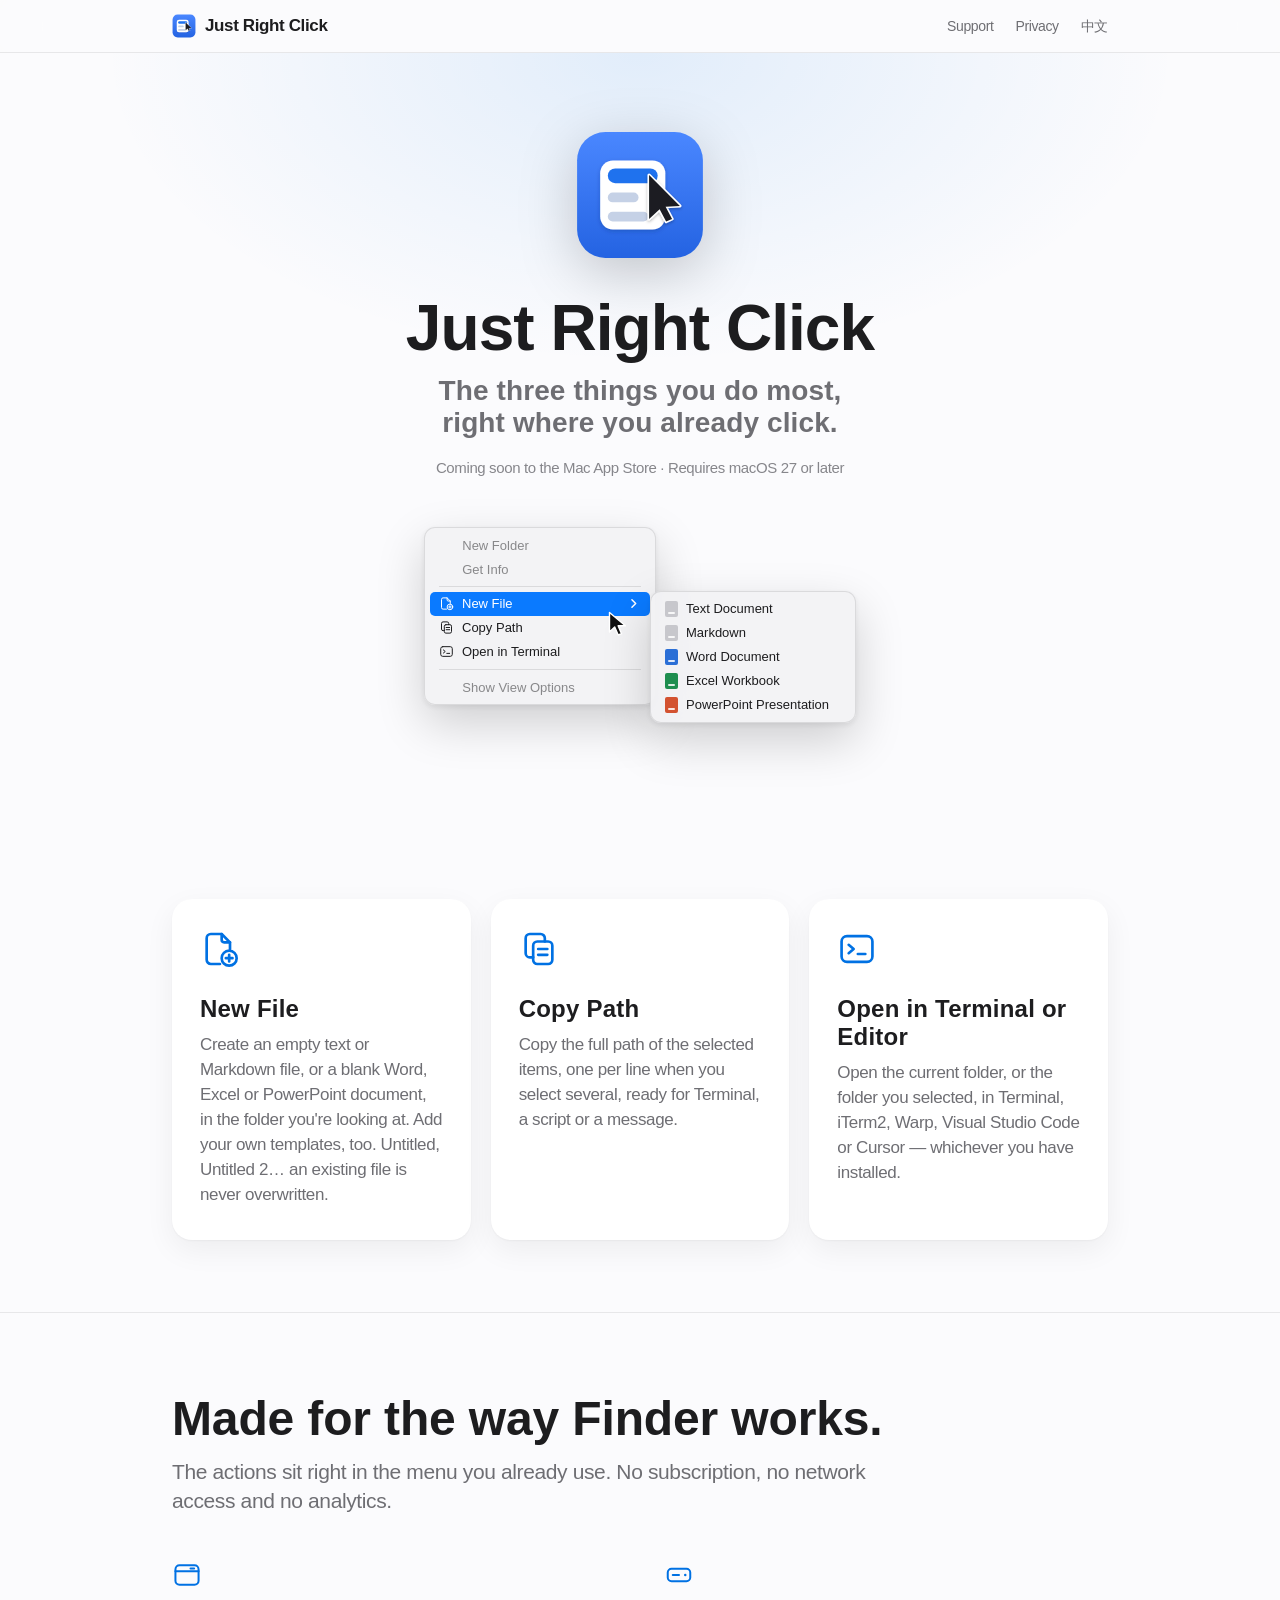
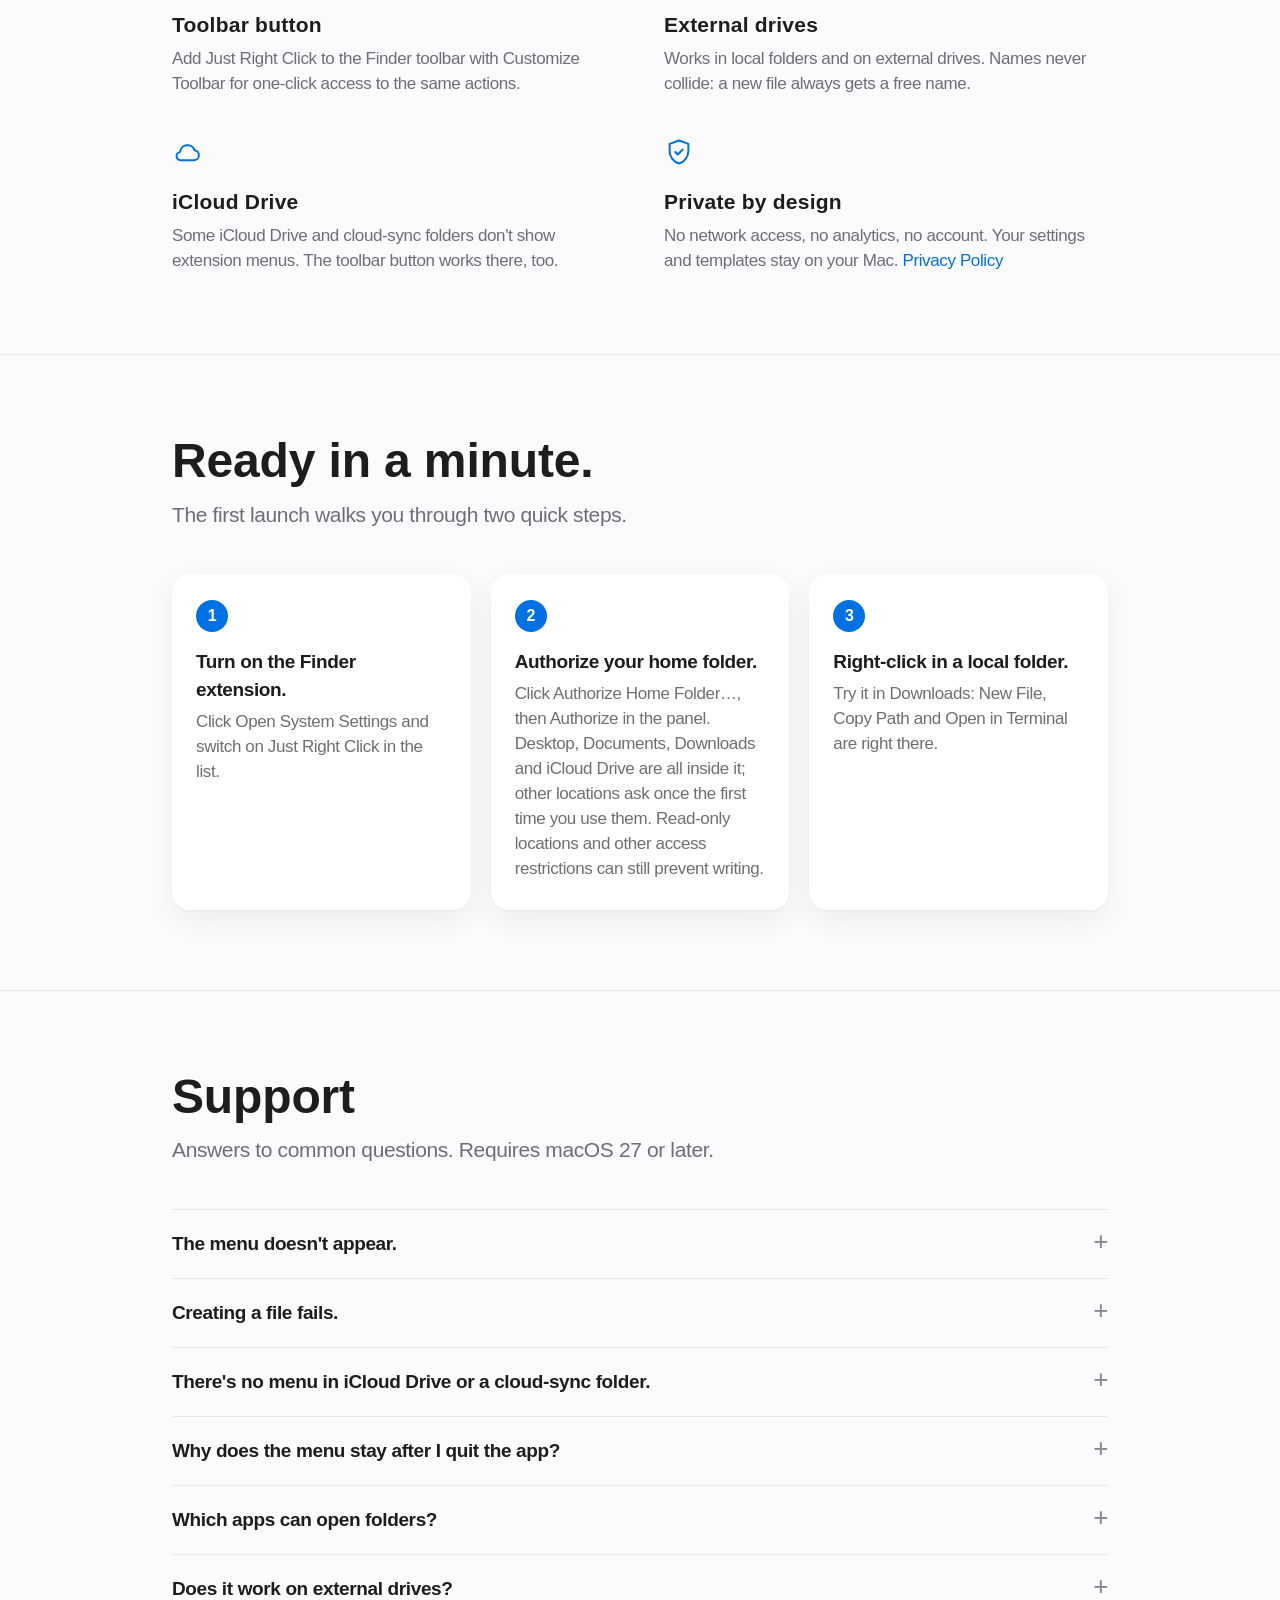
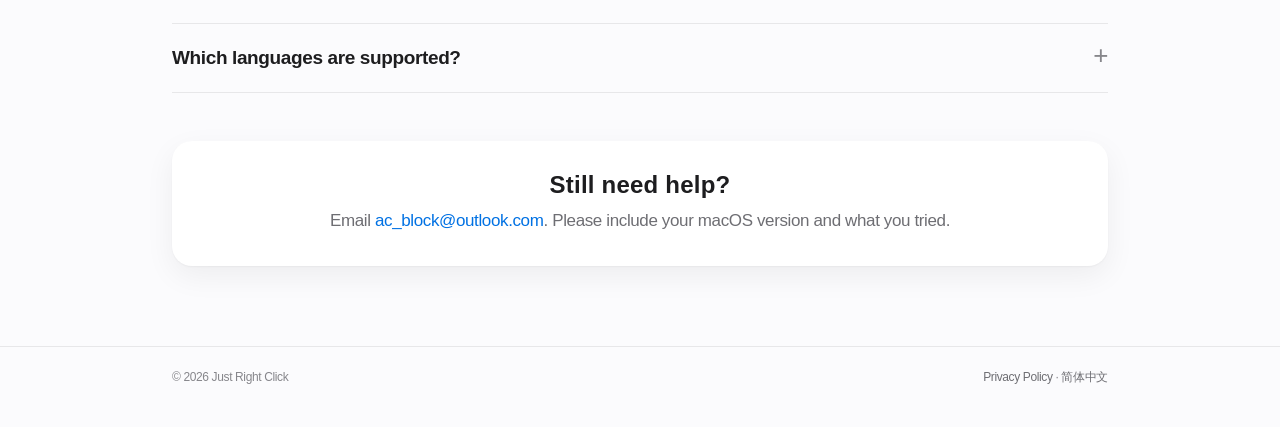
<file: index.html>
<!doctype html>
<html lang="en">
<head>
<meta charset="utf-8">
<meta name="viewport" content="width=device-width, initial-scale=1">
<meta name="color-scheme" content="light dark">
<title>Just Right Click — New File, Copy Path, Terminal</title>
<meta name="description" content="Create new files, copy paths and open folders in Terminal or your code editor, right from the Finder right-click menu.">
<link rel="icon" href="icon.svg" type="image/svg+xml">
<link rel="alternate" hreflang="zh-Hans" href="zh.html">
<link rel="stylesheet" href="style.css">
</head>
<body>
<svg class="sprite" xmlns="http://www.w3.org/2000/svg">
  <symbol id="i-newfile" viewBox="0 0 24 24" fill="none" stroke="currentColor" stroke-width="1.6" stroke-linecap="round" stroke-linejoin="round"><path d="M12 21H6.5A2.5 2.5 0 0 1 4 18.5v-13A2.5 2.5 0 0 1 6.5 3H13l5 5v4"/><path d="M13 3v3.5A1.5 1.5 0 0 0 14.5 8H18"/><circle cx="17.5" cy="17.5" r="4.5"/><path d="M17.5 15.5v4M15.5 17.5h4"/></symbol>
  <symbol id="i-copy" viewBox="0 0 24 24" fill="none" stroke="currentColor" stroke-width="1.6" stroke-linecap="round" stroke-linejoin="round"><rect x="8.5" y="7.5" width="11.5" height="13.5" rx="2.5"/><path d="M15.5 7.5V5.5A2.5 2.5 0 0 0 13 3H6.5A2.5 2.5 0 0 0 4 5.5v9A2.5 2.5 0 0 0 6.5 17h2"/><path d="M11.5 12h5.5M11.5 15.5h5.5"/></symbol>
  <symbol id="i-terminal" viewBox="0 0 24 24" fill="none" stroke="currentColor" stroke-width="1.6" stroke-linecap="round" stroke-linejoin="round"><rect x="2.75" y="4.25" width="18.5" height="15.5" rx="3.25"/><path d="M7 9.5l3 2.5-3 2.5M12.5 15h4.5"/></symbol>
  <symbol id="i-toolbar" viewBox="0 0 24 24" fill="none" stroke="currentColor" stroke-width="1.6" stroke-linecap="round" stroke-linejoin="round"><rect x="2.75" y="4.25" width="18.5" height="15.5" rx="3.25"/><path d="M2.75 9h18.5"/><rect x="14" y="5.9" width="4.5" height="1.6" rx=".8" fill="currentColor" stroke="none"/></symbol>
  <symbol id="i-drive" viewBox="0 0 24 24" fill="none" stroke="currentColor" stroke-width="1.6" stroke-linecap="round" stroke-linejoin="round"><rect x="3" y="7" width="18" height="10" rx="3"/><path d="M7 12h5"/><circle cx="17" cy="12" r="1" fill="currentColor" stroke="none"/></symbol>
  <symbol id="i-cloud" viewBox="0 0 24 24" fill="none" stroke="currentColor" stroke-width="1.6" stroke-linecap="round" stroke-linejoin="round"><path d="M7.5 18.5h10a4 4 0 0 0 .5-7.97 6 6 0 0 0-11.6 1.47A3.25 3.25 0 0 0 7.5 18.5z"/></symbol>
  <symbol id="i-shield" viewBox="0 0 24 24" fill="none" stroke="currentColor" stroke-width="1.6" stroke-linecap="round" stroke-linejoin="round"><path d="M12 2.75 4.5 5.5v5.75c0 4.7 3.1 8.6 7.5 10 4.4-1.4 7.5-5.3 7.5-10V5.5L12 2.75z"/><path d="M9 12l2 2 4-4"/></symbol>
  <symbol id="i-chev" viewBox="0 0 24 24" fill="none" stroke="currentColor" stroke-width="2.4" stroke-linecap="round" stroke-linejoin="round"><path d="M9.5 6l6 6-6 6"/></symbol>
</svg>

<header class="nav">
  <div class="wrap">
    <a class="brand" href="./"><img src="icon.svg" alt="">Just Right Click</a>
    <nav class="nav-links">
      <a href="#support">Support</a>
      <a href="privacy.html">Privacy</a>
      <a href="zh.html" lang="zh-Hans" hreflang="zh-Hans">中文</a>
    </nav>
  </div>
</header>

<main>
  <section class="hero">
    <img class="icon" src="icon.svg" alt="Just Right Click app icon" width="132" height="132">
    <h1>Just Right Click</h1>
    <p class="tagline">The three things you do most,<br>right where you already click.</p>
    <p class="meta">Coming soon to the Mac App Store · Requires macOS 27 or later</p>

    <div class="demo" aria-hidden="true">
      <div class="menu">
        <div class="mi dim">New Folder</div>
        <div class="mi dim">Get Info</div>
        <div class="sep"></div>
        <div class="mi sel"><svg><use href="#i-newfile"/></svg><span class="sp">New File</span><svg><use href="#i-chev"/></svg></div>
        <div class="mi"><svg><use href="#i-copy"/></svg><span class="sp">Copy Path</span></div>
        <div class="mi"><svg><use href="#i-terminal"/></svg><span class="sp">Open in Terminal</span></div>
        <div class="sep"></div>
        <div class="mi dim">Show View Options</div>
      </div>
      <div class="menu sub">
        <div class="mi"><span class="ft"></span>Text Document</div>
        <div class="mi"><span class="ft"></span>Markdown</div>
        <div class="mi"><span class="ft doc"></span>Word Document</div>
        <div class="mi"><span class="ft sheet"></span>Excel Workbook</div>
        <div class="mi"><span class="ft slide"></span>PowerPoint Presentation</div>
      </div>
      <svg class="cursor" viewBox="0 0 18 26" style="left: calc(50% - 32px); top: 84px"><path d="M1.5 1.5v19.5l5.2-5 3.5 8 3.3-1.4-3.4-7.8h7.3z" fill="#111" stroke="#fff" stroke-width="1.4" stroke-linejoin="round"/></svg>
    </div>
  </section>

  <section class="wrap features">
    <article class="card">
      <svg><use href="#i-newfile"/></svg>
      <h3>New File</h3>
      <p>Create an empty text or Markdown file, or a blank Word, Excel or PowerPoint document, in the folder you're looking at. Add your own templates, too. Untitled, Untitled 2… an existing file is never overwritten.</p>
    </article>
    <article class="card">
      <svg><use href="#i-copy"/></svg>
      <h3>Copy Path</h3>
      <p>Copy the full path of the selected items, one per line when you select several, ready for Terminal, a script or a message.</p>
    </article>
    <article class="card">
      <svg><use href="#i-terminal"/></svg>
      <h3>Open in Terminal or Editor</h3>
      <p>Open the current folder, or the folder you selected, in Terminal, iTerm2, Warp, Visual Studio Code or Cursor — whichever you have installed.</p>
    </article>
  </section>

  <section class="block">
    <div class="wrap">
      <h2>Made for the way Finder works.</h2>
      <p class="lead">The actions sit right in the menu you already use. No subscription, no network access and no analytics.</p>
      <div class="points">
        <div class="point">
          <svg><use href="#i-toolbar"/></svg>
          <h4>Toolbar button</h4>
          <p>Add Just Right Click to the Finder toolbar with Customize Toolbar for one-click access to the same actions.</p>
        </div>
        <div class="point">
          <svg><use href="#i-drive"/></svg>
          <h4>External drives</h4>
          <p>Works in local folders and on external drives. Names never collide: a new file always gets a free name.</p>
        </div>
        <div class="point">
          <svg><use href="#i-cloud"/></svg>
          <h4>iCloud Drive</h4>
          <p>Some iCloud Drive and cloud-sync folders don't show extension menus. The toolbar button works there, too.</p>
        </div>
        <div class="point">
          <svg><use href="#i-shield"/></svg>
          <h4>Private by design</h4>
          <p>No network access, no analytics, no account. Your settings and templates stay on your Mac. <a href="privacy.html">Privacy Policy</a></p>
        </div>
      </div>
    </div>
  </section>

  <section class="block">
    <div class="wrap">
      <h2>Ready in a minute.</h2>
      <p class="lead">The first launch walks you through two quick steps.</p>
      <ol class="steps">
        <li><strong>Turn on the Finder extension.</strong>Click Open System Settings and switch on Just Right Click in the list.</li>
        <li><strong>Authorize your home folder.</strong>Click Authorize Home Folder…, then Authorize in the panel. Desktop, Documents, Downloads and iCloud Drive are all inside it; other locations ask once the first time you use them. Read-only locations and other access restrictions can still prevent writing.</li>
        <li><strong>Right-click in a local folder.</strong>Try it in Downloads: New File, Copy Path and Open in Terminal are right there.</li>
      </ol>
    </div>
  </section>

  <section class="block" id="support">
    <div class="wrap">
      <h2>Support</h2>
      <p class="lead">Answers to common questions. Requires macOS 27 or later.</p>
      <div class="faq">
        <details>
          <summary>The menu doesn't appear.</summary>
          <p>Make sure Just Right Click is enabled in System Settings → General → Login Items &amp; Extensions. The status banner at the top of the app's settings window shows what's missing and offers a button to fix it. Managed (corporate) Macs may block extensions by policy.</p>
        </details>
        <details>
          <summary>Creating a file fails.</summary>
          <p>Click Folder Access… at the bottom of the settings window to check that the destination is inside an authorized folder, or click Add Folder… to add a folder that contains it. Read-only locations and other access restrictions can still prevent writing.</p>
        </details>
        <details>
          <summary>There's no menu in iCloud Drive or a cloud-sync folder.</summary>
          <p>Some synced locations don't show extension menus. Add Just Right Click to the Finder toolbar (View → Customize Toolbar…) and use its button there.</p>
        </details>
        <details>
          <summary>Why does the menu stay after I quit the app?</summary>
          <p>The menu comes from a Finder extension that macOS manages. When you choose an action, the system opens Just Right Click for a moment to do the work, then it quits. To turn the menu off completely, choose Disable Completely… in Settings and switch off Just Right Click in the list — or turn off all three actions in Settings to clear the menu.</p>
        </details>
        <details>
          <summary>Which apps can open folders?</summary>
          <p>Terminal, iTerm2, Warp, Visual Studio Code and Cursor — the ones installed on your Mac. Choose which appear in the menu in Settings → Open With → Manage….</p>
        </details>
        <details>
          <summary>Does it work on external drives?</summary>
          <p>Yes. On ExFAT-formatted disks, templates that are packages (bundles) can't be created and the app tells you so; regular files and templates work.</p>
        </details>
        <details>
          <summary>Which languages are supported?</summary>
          <p>English and Simplified Chinese. The Finder menu follows your Mac's system language; other system languages show English.</p>
        </details>
      </div>
      <div class="card contact">
        <h3>Still need help?</h3>
        <p>Email <a href="mailto:ac_block@outlook.com?subject=Just%20Right%20Click">ac_block@outlook.com</a>. Please include your macOS version and what you tried.</p>
      </div>
    </div>
  </section>
</main>

<footer>
  <div class="wrap">
    <span>© 2026 Just Right Click</span>
    <span><a href="privacy.html">Privacy Policy</a> · <a href="zh.html" lang="zh-Hans">简体中文</a></span>
  </div>
</footer>
</body>
</html>
</file>
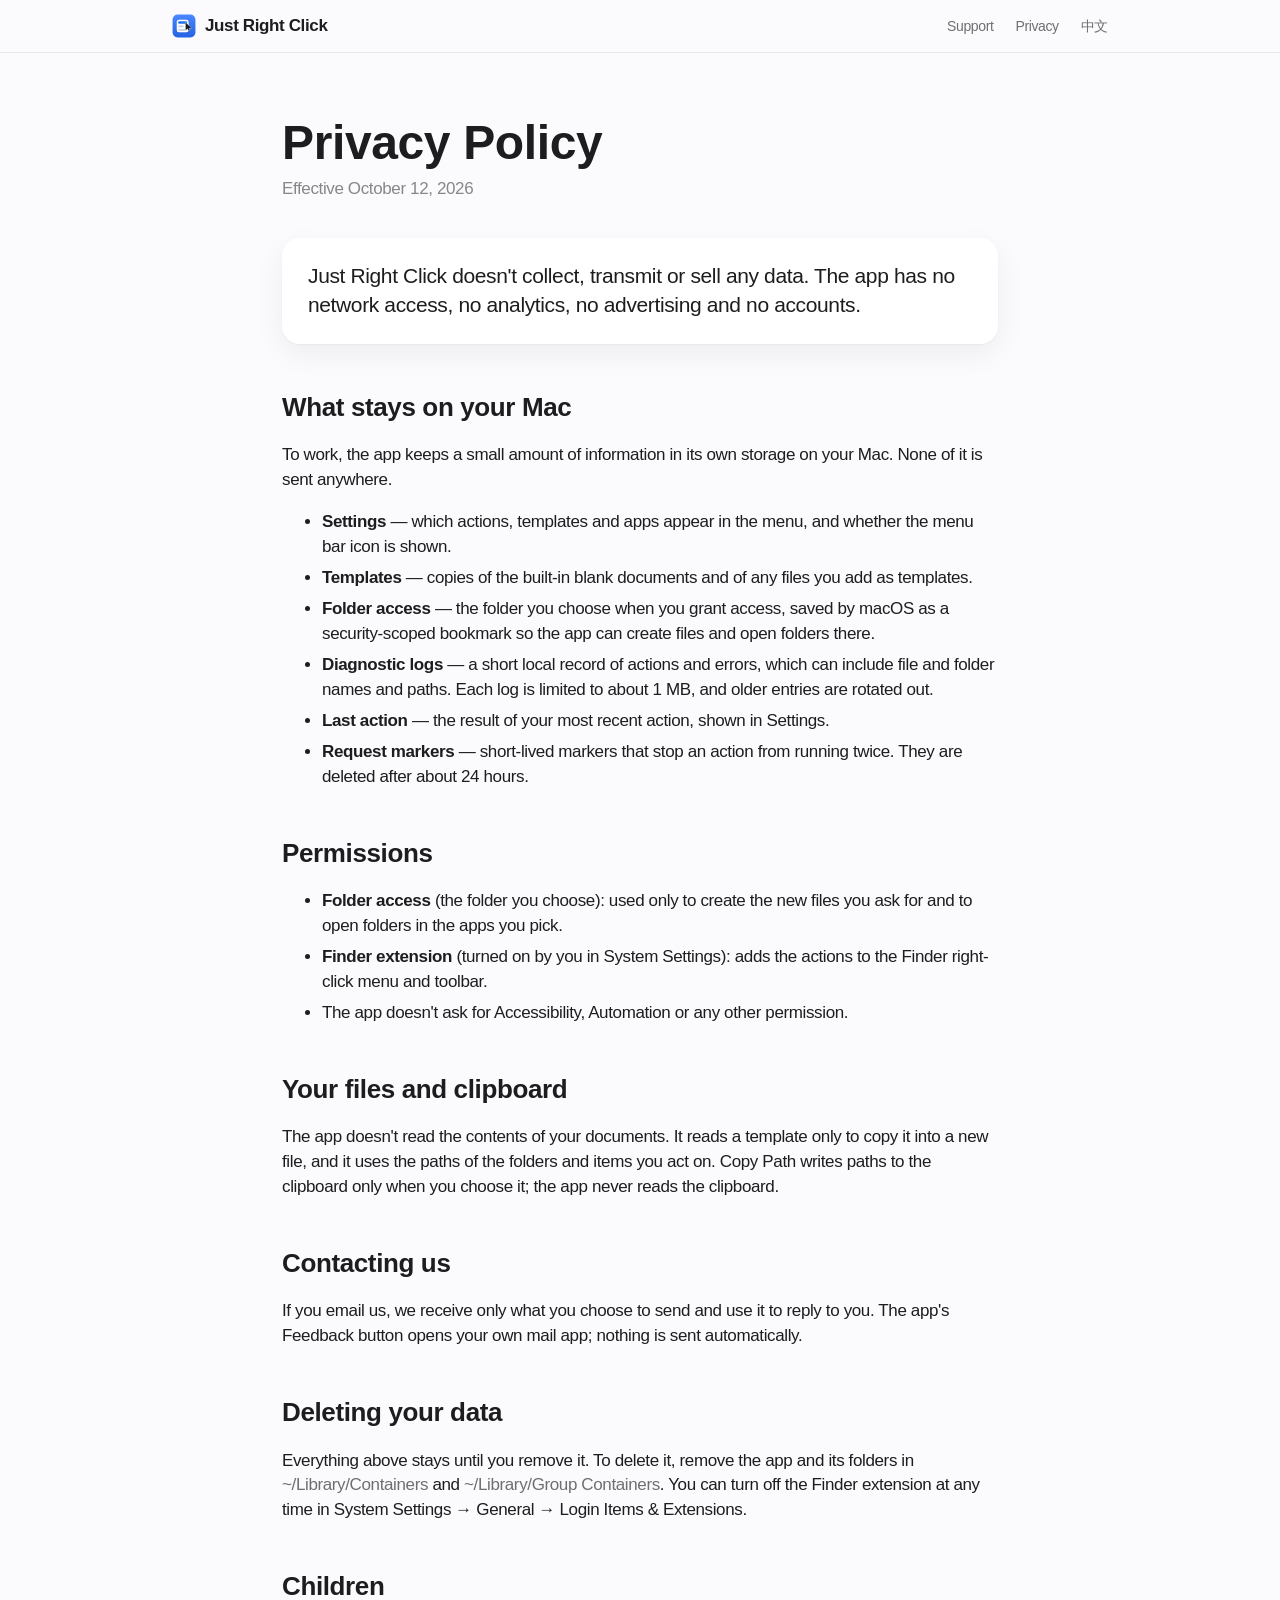
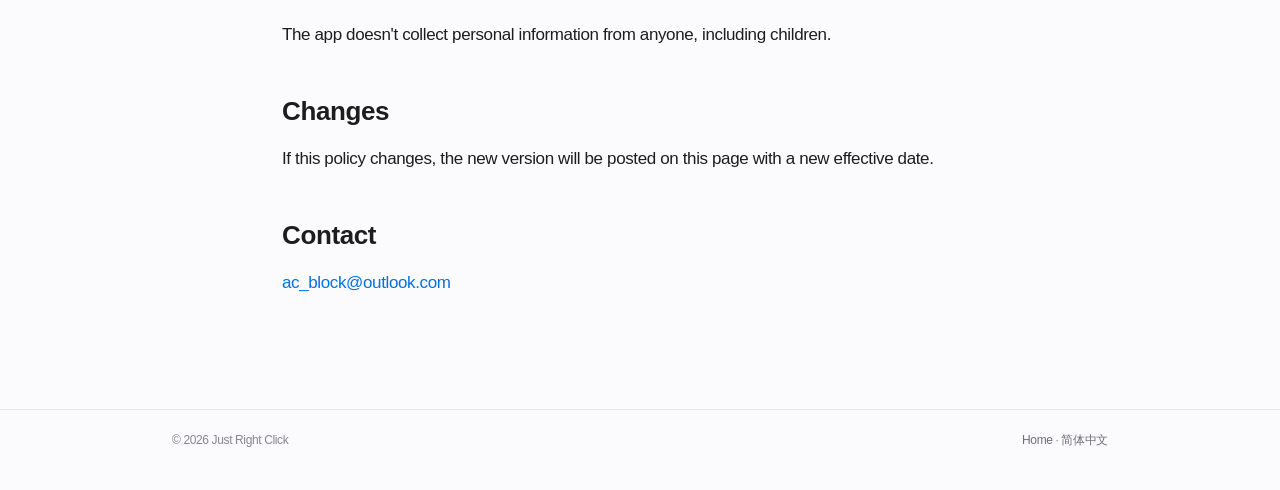
<file: privacy.html>
<!doctype html>
<html lang="en">
<head>
<meta charset="utf-8">
<meta name="viewport" content="width=device-width, initial-scale=1">
<meta name="color-scheme" content="light dark">
<title>Privacy Policy — Just Right Click</title>
<meta name="description" content="Just Right Click doesn't collect, transmit or sell any data.">
<link rel="icon" href="icon.svg" type="image/svg+xml">
<link rel="alternate" hreflang="zh-Hans" href="zh-privacy.html">
<link rel="stylesheet" href="style.css">
</head>
<body>
<header class="nav">
  <div class="wrap">
    <a class="brand" href="./"><img src="icon.svg" alt="">Just Right Click</a>
    <nav class="nav-links">
      <a href="./#support">Support</a>
      <a href="privacy.html">Privacy</a>
      <a href="zh-privacy.html" lang="zh-Hans" hreflang="zh-Hans">中文</a>
    </nav>
  </div>
</header>

<main class="legal">
  <h1>Privacy Policy</h1>
  <p class="date">Effective October 12, 2026</p>

  <p class="summary">Just Right Click doesn't collect, transmit or sell any data. The app has no network access, no analytics, no advertising and no accounts.</p>

  <h2>What stays on your Mac</h2>
  <p>To work, the app keeps a small amount of information in its own storage on your Mac. None of it is sent anywhere.</p>
  <ul>
    <li><strong>Settings</strong> — which actions, templates and apps appear in the menu, and whether the menu bar icon is shown.</li>
    <li><strong>Templates</strong> — copies of the built-in blank documents and of any files you add as templates.</li>
    <li><strong>Folder access</strong> — the folder you choose when you grant access, saved by macOS as a security-scoped bookmark so the app can create files and open folders there.</li>
    <li><strong>Diagnostic logs</strong> — a short local record of actions and errors, which can include file and folder names and paths. Each log is limited to about 1 MB, and older entries are rotated out.</li>
    <li><strong>Last action</strong> — the result of your most recent action, shown in Settings.</li>
    <li><strong>Request markers</strong> — short-lived markers that stop an action from running twice. They are deleted after about 24 hours.</li>
  </ul>

  <h2>Permissions</h2>
  <ul>
    <li><strong>Folder access</strong> (the folder you choose): used only to create the new files you ask for and to open folders in the apps you pick.</li>
    <li><strong>Finder extension</strong> (turned on by you in System Settings): adds the actions to the Finder right-click menu and toolbar.</li>
    <li>The app doesn't ask for Accessibility, Automation or any other permission.</li>
  </ul>

  <h2>Your files and clipboard</h2>
  <p>The app doesn't read the contents of your documents. It reads a template only to copy it into a new file, and it uses the paths of the folders and items you act on. Copy Path writes paths to the clipboard only when you choose it; the app never reads the clipboard.</p>

  <h2>Contacting us</h2>
  <p>If you email us, we receive only what you choose to send and use it to reply to you. The app's Feedback button opens your own mail app; nothing is sent automatically.</p>

  <h2>Deleting your data</h2>
  <p>Everything above stays until you remove it. To delete it, remove the app and its folders in <span class="muted">~/Library/Containers</span> and <span class="muted">~/Library/Group Containers</span>. You can turn off the Finder extension at any time in System Settings → General → Login Items &amp; Extensions.</p>

  <h2>Children</h2>
  <p>The app doesn't collect personal information from anyone, including children.</p>

  <h2>Changes</h2>
  <p>If this policy changes, the new version will be posted on this page with a new effective date.</p>

  <h2>Contact</h2>
  <p><a href="mailto:ac_block@outlook.com?subject=Just%20Right%20Click%20Privacy">ac_block@outlook.com</a></p>
</main>

<footer>
  <div class="wrap">
    <span>© 2026 Just Right Click</span>
    <span><a href="./">Home</a> · <a href="zh-privacy.html" lang="zh-Hans">简体中文</a></span>
  </div>
</footer>
</body>
</html>
</file>
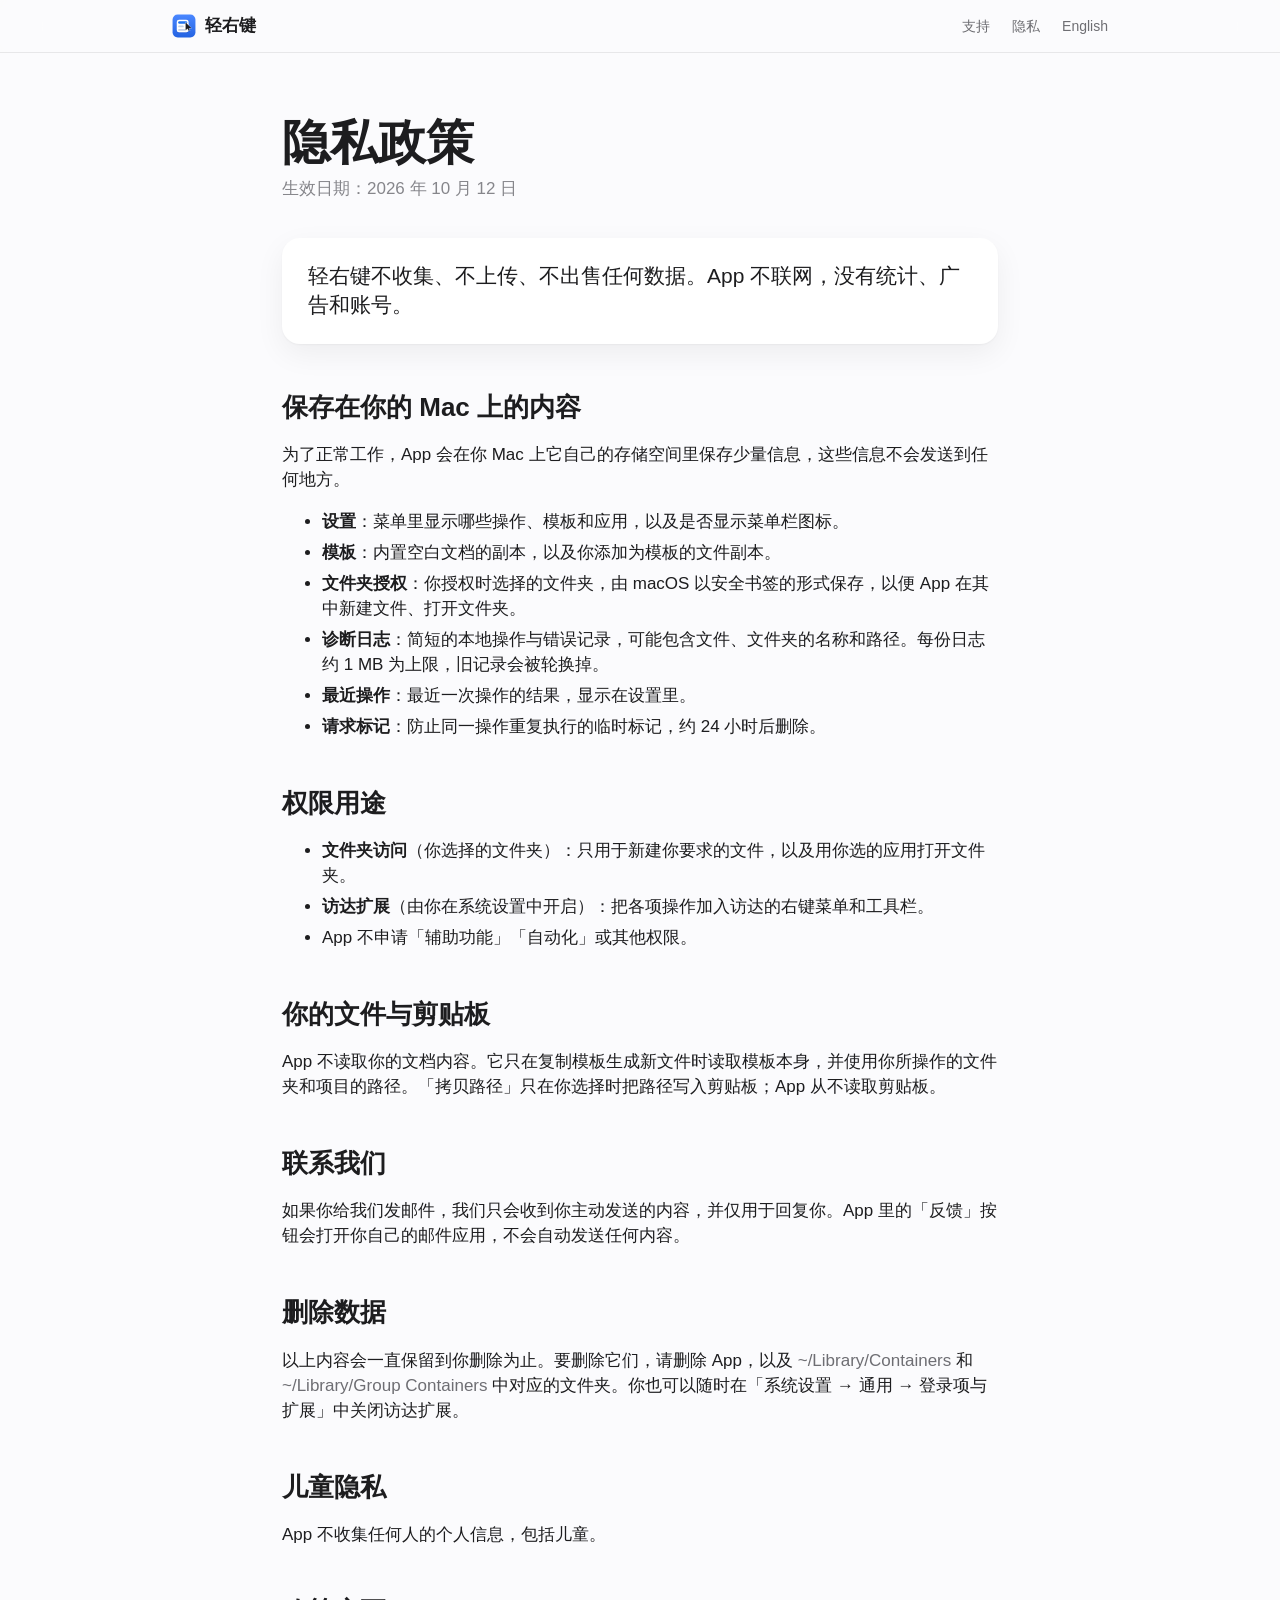
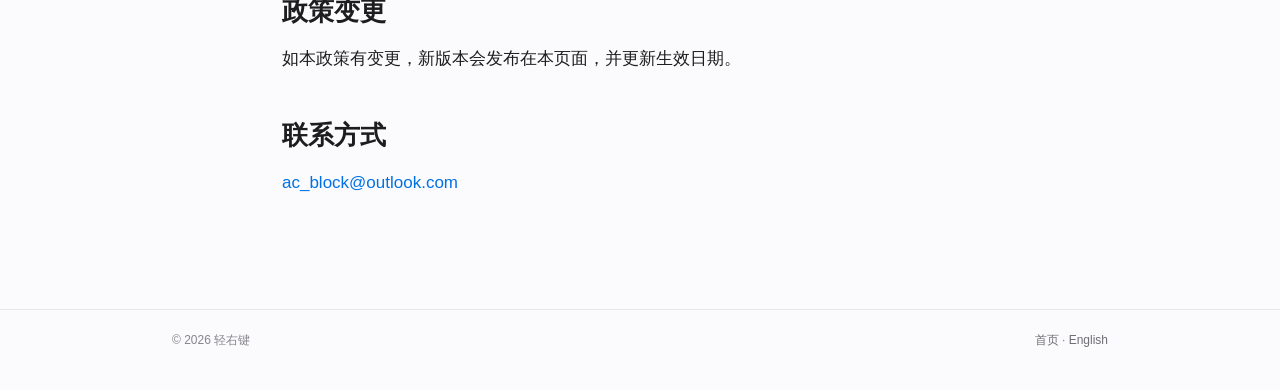
<file: zh-privacy.html>
<!doctype html>
<html lang="zh-Hans">
<head>
<meta charset="utf-8">
<meta name="viewport" content="width=device-width, initial-scale=1">
<meta name="color-scheme" content="light dark">
<title>隐私政策 — 轻右键</title>
<meta name="description" content="轻右键不收集、不上传、不出售任何数据。">
<link rel="icon" href="icon.svg" type="image/svg+xml">
<link rel="alternate" hreflang="en" href="privacy.html">
<link rel="stylesheet" href="style.css">
</head>
<body>
<header class="nav">
  <div class="wrap">
    <a class="brand" href="zh.html"><img src="icon.svg" alt="">轻右键</a>
    <nav class="nav-links">
      <a href="zh.html#support">支持</a>
      <a href="zh-privacy.html">隐私</a>
      <a href="privacy.html" lang="en" hreflang="en">English</a>
    </nav>
  </div>
</header>

<main class="legal">
  <h1>隐私政策</h1>
  <p class="date">生效日期：2026 年 10 月 12 日</p>

  <p class="summary">轻右键不收集、不上传、不出售任何数据。App 不联网，没有统计、广告和账号。</p>

  <h2>保存在你的 Mac 上的内容</h2>
  <p>为了正常工作，App 会在你 Mac 上它自己的存储空间里保存少量信息，这些信息不会发送到任何地方。</p>
  <ul>
    <li><strong>设置</strong>：菜单里显示哪些操作、模板和应用，以及是否显示菜单栏图标。</li>
    <li><strong>模板</strong>：内置空白文档的副本，以及你添加为模板的文件副本。</li>
    <li><strong>文件夹授权</strong>：你授权时选择的文件夹，由 macOS 以安全书签的形式保存，以便 App 在其中新建文件、打开文件夹。</li>
    <li><strong>诊断日志</strong>：简短的本地操作与错误记录，可能包含文件、文件夹的名称和路径。每份日志约 1 MB 为上限，旧记录会被轮换掉。</li>
    <li><strong>最近操作</strong>：最近一次操作的结果，显示在设置里。</li>
    <li><strong>请求标记</strong>：防止同一操作重复执行的临时标记，约 24 小时后删除。</li>
  </ul>

  <h2>权限用途</h2>
  <ul>
    <li><strong>文件夹访问</strong>（你选择的文件夹）：只用于新建你要求的文件，以及用你选的应用打开文件夹。</li>
    <li><strong>访达扩展</strong>（由你在系统设置中开启）：把各项操作加入访达的右键菜单和工具栏。</li>
    <li>App 不申请「辅助功能」「自动化」或其他权限。</li>
  </ul>

  <h2>你的文件与剪贴板</h2>
  <p>App 不读取你的文档内容。它只在复制模板生成新文件时读取模板本身，并使用你所操作的文件夹和项目的路径。「拷贝路径」只在你选择时把路径写入剪贴板；App 从不读取剪贴板。</p>

  <h2>联系我们</h2>
  <p>如果你给我们发邮件，我们只会收到你主动发送的内容，并仅用于回复你。App 里的「反馈」按钮会打开你自己的邮件应用，不会自动发送任何内容。</p>

  <h2>删除数据</h2>
  <p>以上内容会一直保留到你删除为止。要删除它们，请删除 App，以及 <span class="muted">~/Library/Containers</span> 和 <span class="muted">~/Library/Group Containers</span> 中对应的文件夹。你也可以随时在「系统设置 → 通用 → 登录项与扩展」中关闭访达扩展。</p>

  <h2>儿童隐私</h2>
  <p>App 不收集任何人的个人信息，包括儿童。</p>

  <h2>政策变更</h2>
  <p>如本政策有变更，新版本会发布在本页面，并更新生效日期。</p>

  <h2>联系方式</h2>
  <p><a href="mailto:ac_block@outlook.com?subject=Just%20Right%20Click%20Privacy">ac_block@outlook.com</a></p>
</main>

<footer>
  <div class="wrap">
    <span>© 2026 轻右键</span>
    <span><a href="zh.html">首页</a> · <a href="privacy.html" lang="en">English</a></span>
  </div>
</footer>
</body>
</html>
</file>
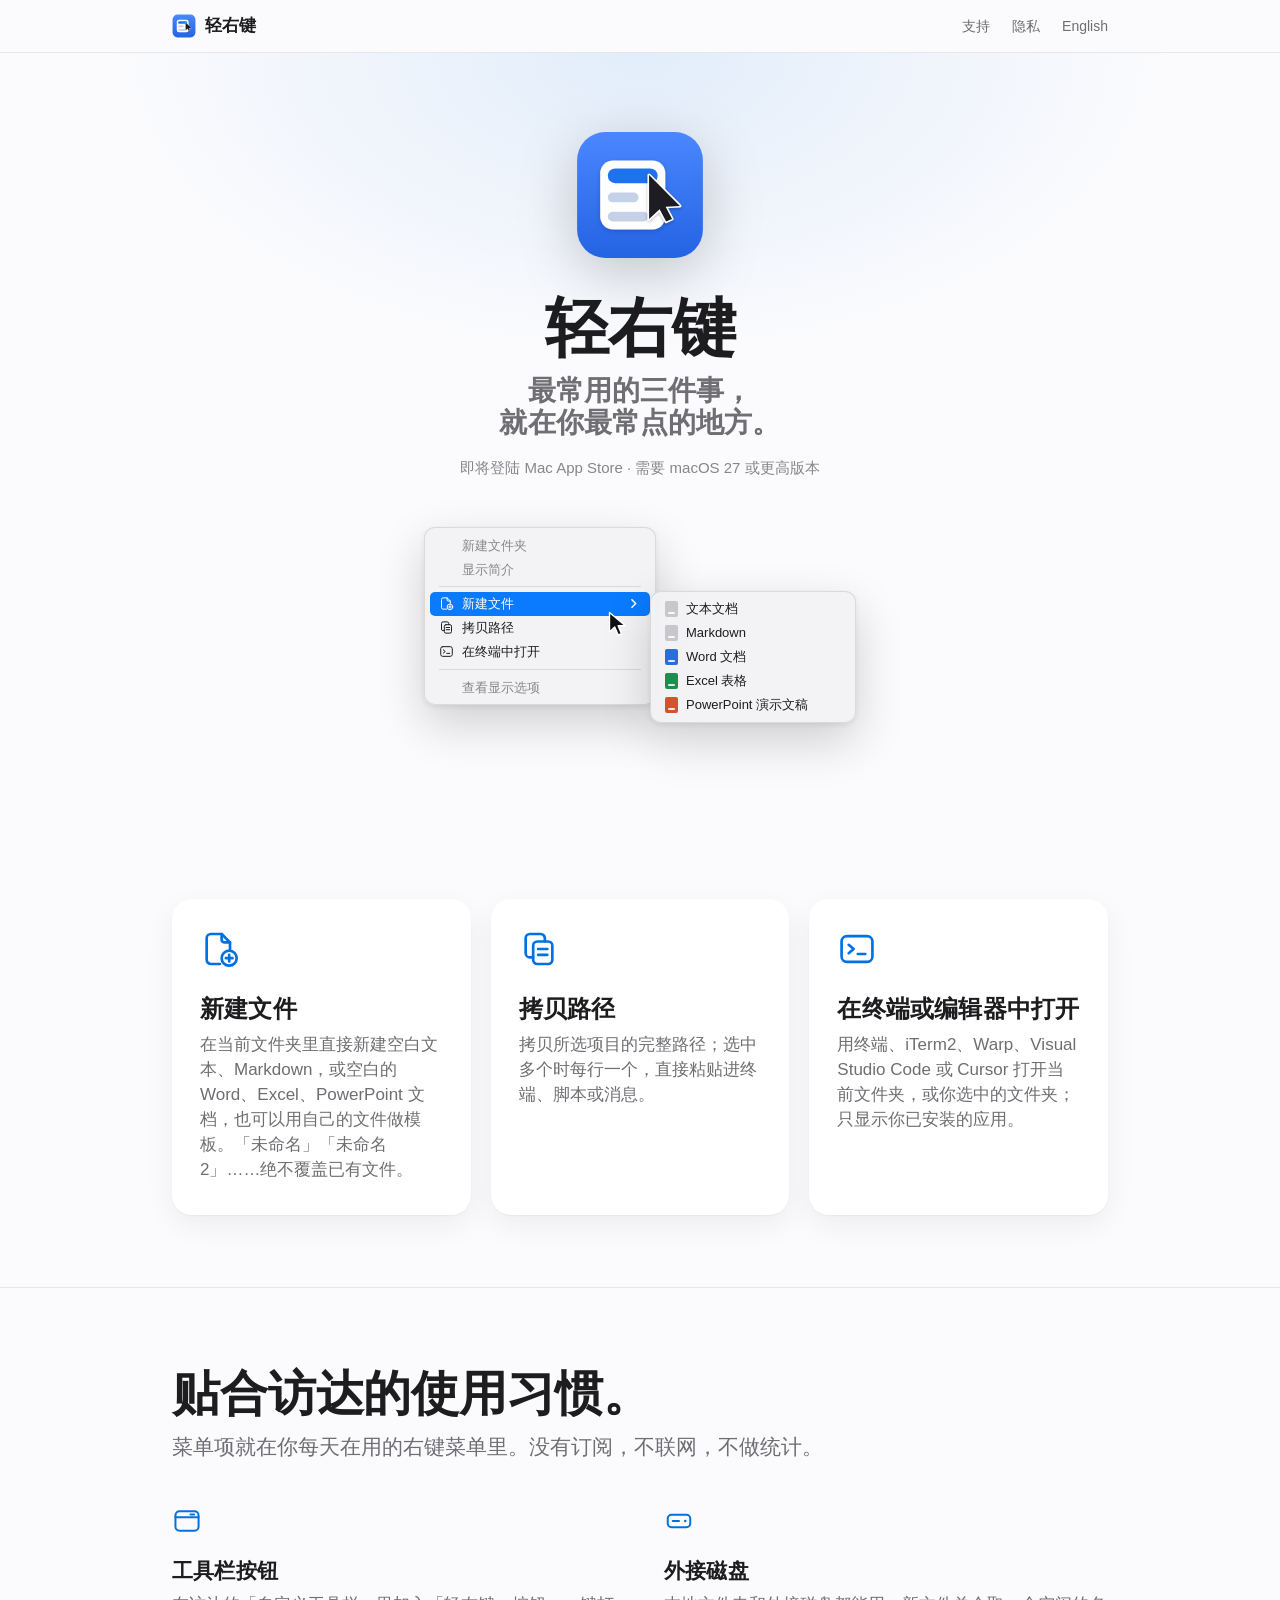
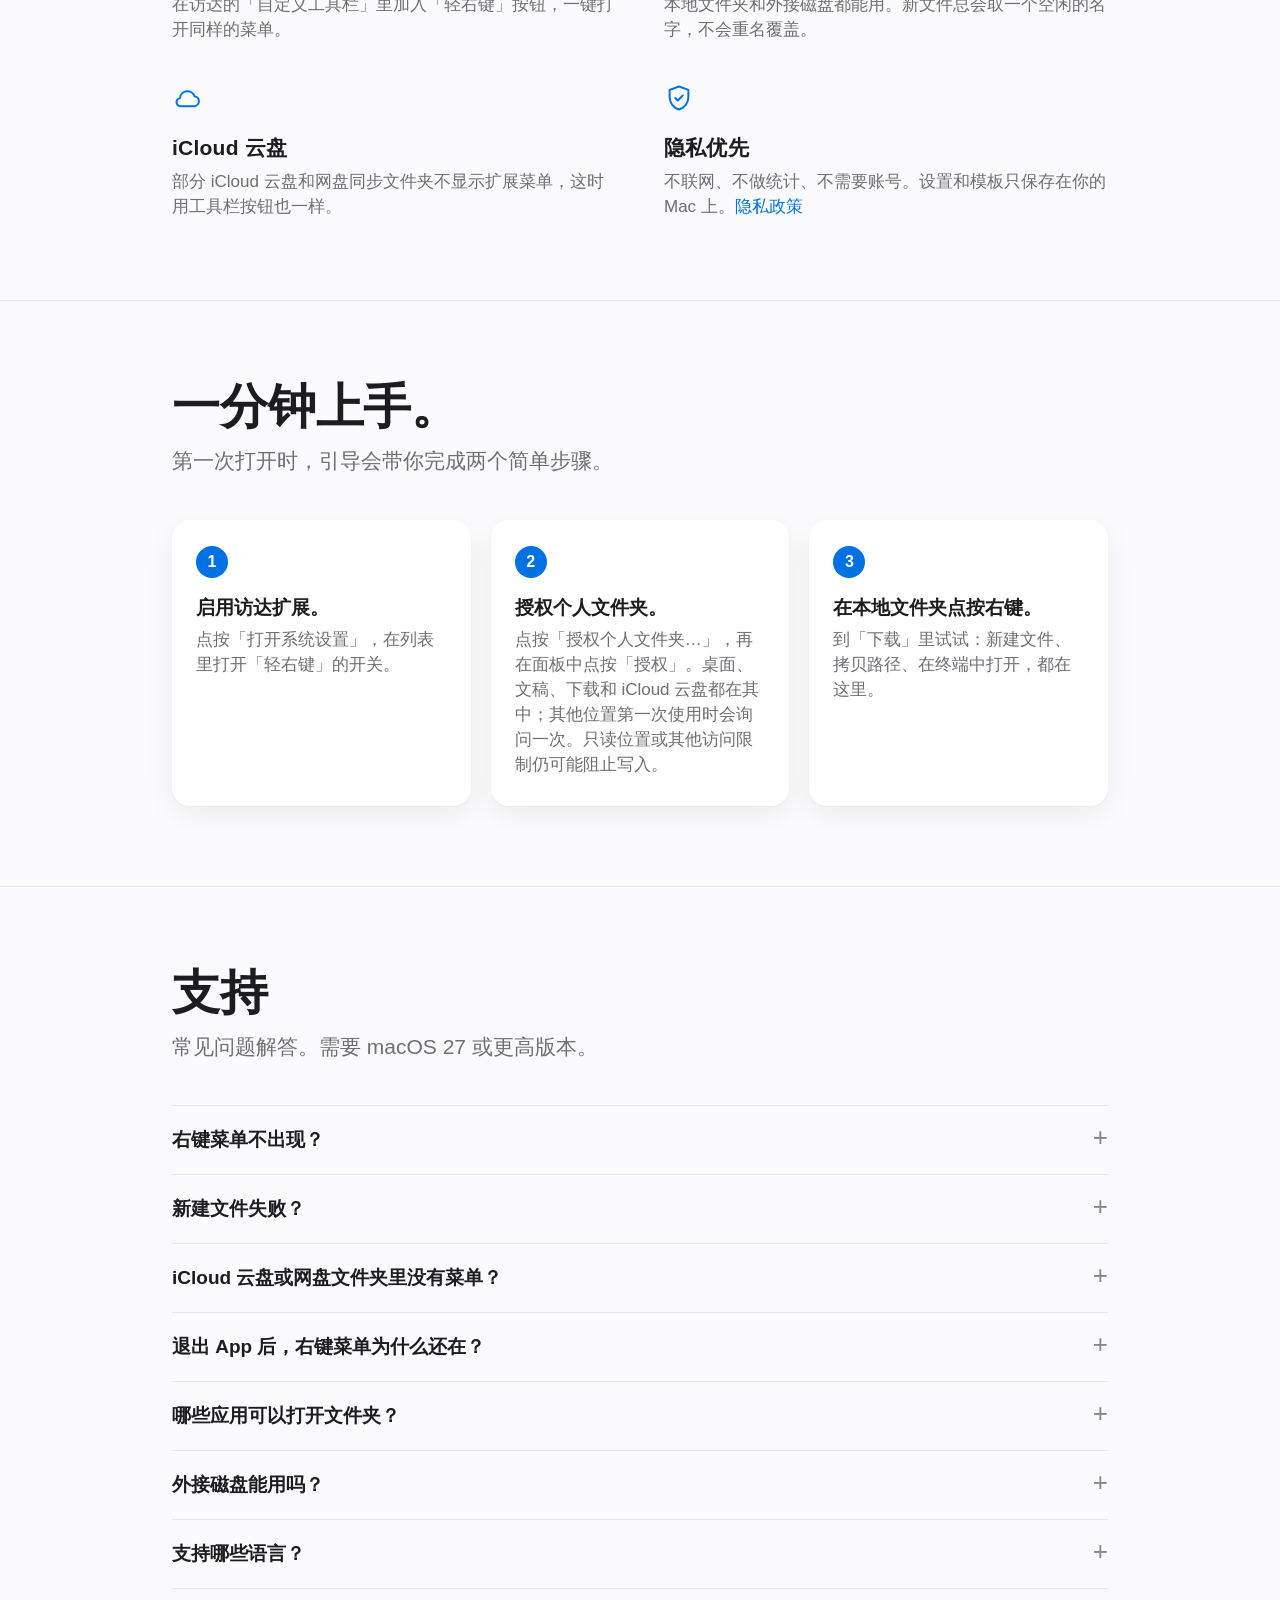
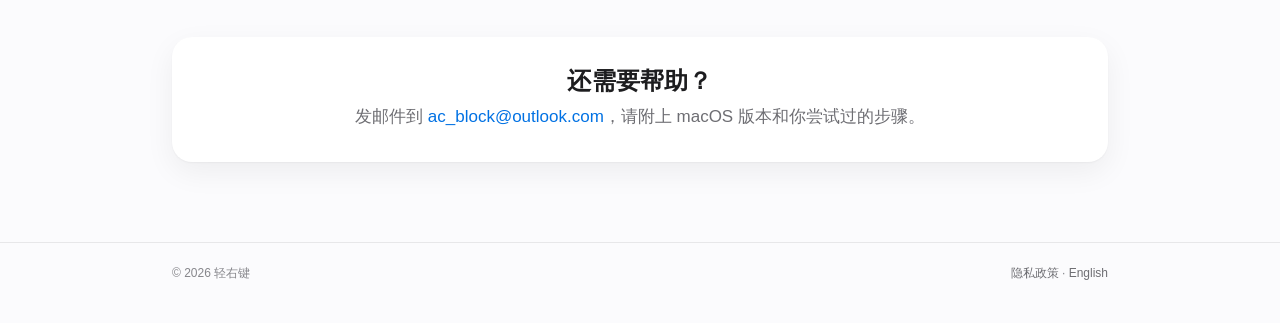
<file: zh.html>
<!doctype html>
<html lang="zh-Hans">
<head>
<meta charset="utf-8">
<meta name="viewport" content="width=device-width, initial-scale=1">
<meta name="color-scheme" content="light dark">
<title>轻右键 — 新建文件、拷贝路径、终端打开</title>
<meta name="description" content="在访达的右键菜单里直接新建文件、拷贝路径，或用终端和代码编辑器打开文件夹。">
<link rel="icon" href="icon.svg" type="image/svg+xml">
<link rel="alternate" hreflang="en" href="./">
<link rel="stylesheet" href="style.css">
</head>
<body>
<svg class="sprite" xmlns="http://www.w3.org/2000/svg">
  <symbol id="i-newfile" viewBox="0 0 24 24" fill="none" stroke="currentColor" stroke-width="1.6" stroke-linecap="round" stroke-linejoin="round"><path d="M12 21H6.5A2.5 2.5 0 0 1 4 18.5v-13A2.5 2.5 0 0 1 6.5 3H13l5 5v4"/><path d="M13 3v3.5A1.5 1.5 0 0 0 14.5 8H18"/><circle cx="17.5" cy="17.5" r="4.5"/><path d="M17.5 15.5v4M15.5 17.5h4"/></symbol>
  <symbol id="i-copy" viewBox="0 0 24 24" fill="none" stroke="currentColor" stroke-width="1.6" stroke-linecap="round" stroke-linejoin="round"><rect x="8.5" y="7.5" width="11.5" height="13.5" rx="2.5"/><path d="M15.5 7.5V5.5A2.5 2.5 0 0 0 13 3H6.5A2.5 2.5 0 0 0 4 5.5v9A2.5 2.5 0 0 0 6.5 17h2"/><path d="M11.5 12h5.5M11.5 15.5h5.5"/></symbol>
  <symbol id="i-terminal" viewBox="0 0 24 24" fill="none" stroke="currentColor" stroke-width="1.6" stroke-linecap="round" stroke-linejoin="round"><rect x="2.75" y="4.25" width="18.5" height="15.5" rx="3.25"/><path d="M7 9.5l3 2.5-3 2.5M12.5 15h4.5"/></symbol>
  <symbol id="i-toolbar" viewBox="0 0 24 24" fill="none" stroke="currentColor" stroke-width="1.6" stroke-linecap="round" stroke-linejoin="round"><rect x="2.75" y="4.25" width="18.5" height="15.5" rx="3.25"/><path d="M2.75 9h18.5"/><rect x="14" y="5.9" width="4.5" height="1.6" rx=".8" fill="currentColor" stroke="none"/></symbol>
  <symbol id="i-drive" viewBox="0 0 24 24" fill="none" stroke="currentColor" stroke-width="1.6" stroke-linecap="round" stroke-linejoin="round"><rect x="3" y="7" width="18" height="10" rx="3"/><path d="M7 12h5"/><circle cx="17" cy="12" r="1" fill="currentColor" stroke="none"/></symbol>
  <symbol id="i-cloud" viewBox="0 0 24 24" fill="none" stroke="currentColor" stroke-width="1.6" stroke-linecap="round" stroke-linejoin="round"><path d="M7.5 18.5h10a4 4 0 0 0 .5-7.97 6 6 0 0 0-11.6 1.47A3.25 3.25 0 0 0 7.5 18.5z"/></symbol>
  <symbol id="i-shield" viewBox="0 0 24 24" fill="none" stroke="currentColor" stroke-width="1.6" stroke-linecap="round" stroke-linejoin="round"><path d="M12 2.75 4.5 5.5v5.75c0 4.7 3.1 8.6 7.5 10 4.4-1.4 7.5-5.3 7.5-10V5.5L12 2.75z"/><path d="M9 12l2 2 4-4"/></symbol>
  <symbol id="i-chev" viewBox="0 0 24 24" fill="none" stroke="currentColor" stroke-width="2.4" stroke-linecap="round" stroke-linejoin="round"><path d="M9.5 6l6 6-6 6"/></symbol>
</svg>

<header class="nav">
  <div class="wrap">
    <a class="brand" href="zh.html"><img src="icon.svg" alt="">轻右键</a>
    <nav class="nav-links">
      <a href="#support">支持</a>
      <a href="zh-privacy.html">隐私</a>
      <a href="./" lang="en" hreflang="en">English</a>
    </nav>
  </div>
</header>

<main>
  <section class="hero">
    <img class="icon" src="icon.svg" alt="轻右键 App 图标" width="132" height="132">
    <h1>轻右键</h1>
    <p class="tagline">最常用的三件事，<br>就在你最常点的地方。</p>
    <p class="meta">即将登陆 Mac App Store · 需要 macOS 27 或更高版本</p>

    <div class="demo" aria-hidden="true">
      <div class="menu">
        <div class="mi dim">新建文件夹</div>
        <div class="mi dim">显示简介</div>
        <div class="sep"></div>
        <div class="mi sel"><svg><use href="#i-newfile"/></svg><span class="sp">新建文件</span><svg><use href="#i-chev"/></svg></div>
        <div class="mi"><svg><use href="#i-copy"/></svg><span class="sp">拷贝路径</span></div>
        <div class="mi"><svg><use href="#i-terminal"/></svg><span class="sp">在终端中打开</span></div>
        <div class="sep"></div>
        <div class="mi dim">查看显示选项</div>
      </div>
      <div class="menu sub">
        <div class="mi"><span class="ft"></span>文本文档</div>
        <div class="mi"><span class="ft"></span>Markdown</div>
        <div class="mi"><span class="ft doc"></span>Word 文档</div>
        <div class="mi"><span class="ft sheet"></span>Excel 表格</div>
        <div class="mi"><span class="ft slide"></span>PowerPoint 演示文稿</div>
      </div>
      <svg class="cursor" viewBox="0 0 18 26" style="left: calc(50% - 32px); top: 84px"><path d="M1.5 1.5v19.5l5.2-5 3.5 8 3.3-1.4-3.4-7.8h7.3z" fill="#111" stroke="#fff" stroke-width="1.4" stroke-linejoin="round"/></svg>
    </div>
  </section>

  <section class="wrap features">
    <article class="card">
      <svg><use href="#i-newfile"/></svg>
      <h3>新建文件</h3>
      <p>在当前文件夹里直接新建空白文本、Markdown，或空白的 Word、Excel、PowerPoint 文档，也可以用自己的文件做模板。「未命名」「未命名 2」……绝不覆盖已有文件。</p>
    </article>
    <article class="card">
      <svg><use href="#i-copy"/></svg>
      <h3>拷贝路径</h3>
      <p>拷贝所选项目的完整路径；选中多个时每行一个，直接粘贴进终端、脚本或消息。</p>
    </article>
    <article class="card">
      <svg><use href="#i-terminal"/></svg>
      <h3>在终端或编辑器中打开</h3>
      <p>用终端、iTerm2、Warp、Visual Studio Code 或 Cursor 打开当前文件夹，或你选中的文件夹；只显示你已安装的应用。</p>
    </article>
  </section>

  <section class="block">
    <div class="wrap">
      <h2>贴合访达的使用习惯。</h2>
      <p class="lead">菜单项就在你每天在用的右键菜单里。没有订阅，不联网，不做统计。</p>
      <div class="points">
        <div class="point">
          <svg><use href="#i-toolbar"/></svg>
          <h4>工具栏按钮</h4>
          <p>在访达的「自定义工具栏」里加入「轻右键」按钮，一键打开同样的菜单。</p>
        </div>
        <div class="point">
          <svg><use href="#i-drive"/></svg>
          <h4>外接磁盘</h4>
          <p>本地文件夹和外接磁盘都能用。新文件总会取一个空闲的名字，不会重名覆盖。</p>
        </div>
        <div class="point">
          <svg><use href="#i-cloud"/></svg>
          <h4>iCloud 云盘</h4>
          <p>部分 iCloud 云盘和网盘同步文件夹不显示扩展菜单，这时用工具栏按钮也一样。</p>
        </div>
        <div class="point">
          <svg><use href="#i-shield"/></svg>
          <h4>隐私优先</h4>
          <p>不联网、不做统计、不需要账号。设置和模板只保存在你的 Mac 上。<a href="zh-privacy.html">隐私政策</a></p>
        </div>
      </div>
    </div>
  </section>

  <section class="block">
    <div class="wrap">
      <h2>一分钟上手。</h2>
      <p class="lead">第一次打开时，引导会带你完成两个简单步骤。</p>
      <ol class="steps">
        <li><strong>启用访达扩展。</strong>点按「打开系统设置」，在列表里打开「轻右键」的开关。</li>
        <li><strong>授权个人文件夹。</strong>点按「授权个人文件夹…」，再在面板中点按「授权」。桌面、文稿、下载和 iCloud 云盘都在其中；其他位置第一次使用时会询问一次。只读位置或其他访问限制仍可能阻止写入。</li>
        <li><strong>在本地文件夹点按右键。</strong>到「下载」里试试：新建文件、拷贝路径、在终端中打开，都在这里。</li>
      </ol>
    </div>
  </section>

  <section class="block" id="support">
    <div class="wrap">
      <h2>支持</h2>
      <p class="lead">常见问题解答。需要 macOS 27 或更高版本。</p>
      <div class="faq">
        <details>
          <summary>右键菜单不出现？</summary>
          <p>确认已在「系统设置 → 通用 → 登录项与扩展」中启用轻右键。轻右键设置窗口顶部的状态栏会显示缺少哪一步，并提供修复按钮。公司管控的电脑可能被策略禁用扩展。</p>
        </details>
        <details>
          <summary>新建文件失败？</summary>
          <p>点按设置窗口底部的「文件夹访问…」，确认目标位置在已授权的文件夹中，或点按「添加文件夹…」加入包含它的文件夹。只读位置或其他访问限制仍可能阻止写入。</p>
        </details>
        <details>
          <summary>iCloud 云盘或网盘文件夹里没有菜单？</summary>
          <p>部分同步位置不显示扩展菜单。可以在访达的「显示 → 自定义工具栏…」里加入「轻右键」按钮，在那里点按使用。</p>
        </details>
        <details>
          <summary>退出 App 后，右键菜单为什么还在？</summary>
          <p>右键菜单由系统管理的访达扩展提供。选择某个操作时，系统会短暂打开轻右键完成它，随后自动退出。想彻底停用：在设置里选「彻底停用…」，在列表中关掉「轻右键」；或者关闭设置里全部三个功能，菜单即刻清空。</p>
        </details>
        <details>
          <summary>哪些应用可以打开文件夹？</summary>
          <p>终端、iTerm2、Warp、Visual Studio Code 和 Cursor 中你已安装的那些。在设置的「打开方式 → 管理…」里选择要显示哪些。</p>
        </details>
        <details>
          <summary>外接磁盘能用吗？</summary>
          <p>能。在 ExFAT 格式的磁盘上，文件包类型的模板无法新建，App 会给出说明；普通文件和模板都正常。</p>
        </details>
        <details>
          <summary>支持哪些语言？</summary>
          <p>简体中文和英文。访达右键菜单跟随 Mac 的系统语言；其他系统语言下显示英文。</p>
        </details>
      </div>
      <div class="card contact">
        <h3>还需要帮助？</h3>
        <p>发邮件到 <a href="mailto:ac_block@outlook.com?subject=Just%20Right%20Click">ac_block@outlook.com</a>，请附上 macOS 版本和你尝试过的步骤。</p>
      </div>
    </div>
  </section>
</main>

<footer>
  <div class="wrap">
    <span>© 2026 轻右键</span>
    <span><a href="zh-privacy.html">隐私政策</a> · <a href="./" lang="en">English</a></span>
  </div>
</footer>
</body>
</html>
</file>
<file: style.css>
/* Just Right Click · support site. System fonts only, no external requests. */
:root {
  --bg: #fbfbfd;
  --surface: #ffffff;
  --text: #1d1d1f;
  --secondary: #6e6e73;
  --tertiary: #86868b;
  --accent: #0071e3;
  --line: rgba(0, 0, 0, 0.08);
  --shadow: 0 1px 2px rgba(0, 0, 0, 0.04), 0 10px 30px rgba(0, 0, 0, 0.06);
  --nav: rgba(251, 251, 253, 0.72);
  --menu: rgba(242, 242, 244, 0.9);
  --menu-line: rgba(0, 0, 0, 0.1);
  --menu-dim: rgba(29, 29, 31, 0.5);
  --sel: #0a7aff;
  --glow: radial-gradient(60% 55% at 50% 0%, rgba(0, 113, 227, 0.1), transparent 70%);
}

@media (prefers-color-scheme: dark) {
  :root {
    --bg: #000000;
    --surface: #161617;
    --text: #f5f5f7;
    --secondary: #a1a1a6;
    --tertiary: #86868b;
    --accent: #2997ff;
    --line: rgba(255, 255, 255, 0.12);
    --shadow: 0 1px 2px rgba(0, 0, 0, 0.5), 0 10px 30px rgba(0, 0, 0, 0.55);
    --nav: rgba(0, 0, 0, 0.72);
    --menu: rgba(44, 44, 46, 0.92);
    --menu-line: rgba(255, 255, 255, 0.12);
    --menu-dim: rgba(245, 245, 247, 0.45);
    --glow: radial-gradient(60% 55% at 50% 0%, rgba(41, 151, 255, 0.16), transparent 70%);
  }
}

* { box-sizing: border-box; }
html { -webkit-text-size-adjust: 100%; scroll-behavior: smooth; }
body {
  margin: 0;
  background: var(--bg);
  color: var(--text);
  font: 17px/1.47 -apple-system, BlinkMacSystemFont, "SF Pro Text", "PingFang SC", "Hiragino Sans GB",
    "Helvetica Neue", Helvetica, Arial, sans-serif;
  letter-spacing: -0.022em;
  -webkit-font-smoothing: antialiased;
}
:lang(zh-Hans) body, body:lang(zh-Hans) { letter-spacing: 0; }
a { color: var(--accent); text-decoration: none; }
a:hover { text-decoration: underline; }
.sprite { display: none; }
.wrap { max-width: 980px; margin: 0 auto; padding: 0 22px; }

/* Navigation */
.nav {
  position: sticky; top: 0; z-index: 10;
  background: var(--nav);
  -webkit-backdrop-filter: saturate(180%) blur(20px);
  backdrop-filter: saturate(180%) blur(20px);
  border-bottom: 1px solid var(--line);
}
.nav .wrap { display: flex; align-items: center; justify-content: space-between; height: 52px; }
.brand { display: flex; align-items: center; gap: 9px; color: var(--text); font-weight: 600; font-size: 17px; }
.brand:hover { text-decoration: none; }
.brand img { width: 24px; height: 24px; }
.nav-links { display: flex; gap: 22px; font-size: 14px; }
.nav-links a { color: var(--secondary); }
.nav-links a:hover { color: var(--text); text-decoration: none; }

/* Hero */
.hero { text-align: center; padding: 76px 22px 24px; background: var(--glow); }
.hero .icon { width: 132px; height: 132px; filter: drop-shadow(0 14px 28px rgba(0, 0, 0, 0.2)); }
.hero h1 { font-size: 64px; line-height: 1.06; letter-spacing: -0.015em; font-weight: 700; margin: 26px 0 12px; }
.hero .tagline { font-size: 28px; line-height: 1.14; color: var(--secondary); font-weight: 600; margin: 0 auto 18px; max-width: 700px; letter-spacing: 0.004em; }
.hero .meta { font-size: 15px; color: var(--tertiary); margin: 0; }

/* Menu illustration */
.demo { position: relative; display: flex; justify-content: center; align-items: flex-start; gap: 0; margin: 48px auto 8px; height: 300px; }
.menu {
  width: 232px; padding: 5px; border-radius: 11px; text-align: left;
  background: var(--menu);
  -webkit-backdrop-filter: blur(30px); backdrop-filter: blur(30px);
  border: 1px solid var(--menu-line);
  box-shadow: 0 18px 48px rgba(0, 0, 0, 0.18), 0 2px 6px rgba(0, 0, 0, 0.08);
  font-size: 13px; line-height: 1; letter-spacing: 0;
}
.menu .mi { display: flex; align-items: center; gap: 8px; height: 24px; padding: 0 9px; border-radius: 5px; color: var(--text); white-space: nowrap; }
.menu .mi svg { width: 15px; height: 15px; flex: none; }
.menu .mi .sp { flex: 1; }
.menu .mi.dim { color: var(--menu-dim); padding-left: 32px; }
.menu .mi.sel { background: var(--sel); color: #fff; }
.menu .sep { height: 1px; margin: 5px 9px; background: var(--menu-line); }
.menu.sub { width: 206px; margin-top: 64px; margin-left: -6px; }
.ft { width: 13px; height: 16px; border-radius: 2px; flex: none; position: relative; background: #c7c7cc; }
.ft::after { content: ""; position: absolute; left: 3px; right: 3px; bottom: 3px; height: 2px; border-radius: 1px; background: rgba(255, 255, 255, 0.85); }
.ft.doc { background: #2b6fd6; } .ft.sheet { background: #1e8e4f; } .ft.slide { background: #d35230; }
.cursor { position: absolute; width: 18px; height: 26px; }

/* Feature cards */
.features { display: grid; grid-template-columns: repeat(3, 1fr); gap: 20px; padding: 40px 22px 72px; }
.card { background: var(--surface); border-radius: 20px; padding: 30px 28px 32px; box-shadow: var(--shadow); }
.card > svg { width: 40px; height: 40px; color: var(--accent); }
.card h3 { font-size: 24px; line-height: 1.17; margin: 18px 0 10px; letter-spacing: 0.009em; }
.card p { color: var(--secondary); margin: 0; font-size: 17px; }

/* Blocks */
.block { padding: 80px 0; border-top: 1px solid var(--line); }
.block h2 { font-size: 48px; line-height: 1.08; margin: 0 0 14px; font-weight: 700; letter-spacing: -0.003em; }
.lead { font-size: 21px; line-height: 1.38; color: var(--secondary); margin: 0 0 44px; max-width: 760px; }
.points { display: grid; grid-template-columns: repeat(2, 1fr); gap: 40px 48px; }
.point svg { width: 30px; height: 30px; color: var(--accent); }
.point h4 { font-size: 21px; margin: 12px 0 6px; letter-spacing: 0.011em; }
.point p { margin: 0; color: var(--secondary); }

.steps { list-style: none; counter-reset: step; padding: 0; margin: 0; display: grid; grid-template-columns: repeat(3, 1fr); gap: 20px; }
.steps li { counter-increment: step; background: var(--surface); border-radius: 18px; padding: 26px 24px 28px; box-shadow: var(--shadow); color: var(--secondary); }
.steps li::before {
  content: counter(step); display: grid; place-items: center;
  width: 32px; height: 32px; border-radius: 50%; margin-bottom: 16px;
  background: var(--accent); color: #fff; font-weight: 600; font-size: 16px;
}
.steps strong { display: block; color: var(--text); font-size: 19px; margin-bottom: 6px; }

/* FAQ */
.faq { margin: 8px 0 48px; border-top: 1px solid var(--line); }
.faq details { border-bottom: 1px solid var(--line); padding: 20px 0; }
.faq summary { list-style: none; cursor: pointer; display: flex; justify-content: space-between; gap: 16px; font-size: 19px; font-weight: 600; }
.faq summary::-webkit-details-marker { display: none; }
.faq summary::after { content: "+"; color: var(--tertiary); font-weight: 300; font-size: 26px; line-height: 0.9; }
.faq details[open] summary::after { content: "−"; }
.faq details p { margin: 12px 0 0; color: var(--secondary); max-width: 800px; }
.contact { text-align: center; }
.contact h3 { margin-top: 0; }

/* Legal pages */
.legal { max-width: 760px; margin: 0 auto; padding: 64px 22px 96px; }
.legal h1 { font-size: 48px; line-height: 1.08; margin: 0 0 8px; }
.legal .date { color: var(--tertiary); margin: 0 0 36px; }
.legal .summary { font-size: 21px; line-height: 1.38; background: var(--surface); border-radius: 18px; padding: 24px 26px; box-shadow: var(--shadow); margin: 0 0 12px; }
.legal h2 { font-size: 26px; margin: 44px 0 10px; }
.legal p, .legal li { color: var(--text); }
.legal li { margin: 6px 0; }
.legal .muted { color: var(--secondary); }

/* Footer */
footer { border-top: 1px solid var(--line); padding: 22px 0 40px; font-size: 12px; color: var(--tertiary); }
footer .wrap { display: flex; justify-content: space-between; flex-wrap: wrap; gap: 10px; }
footer a { color: var(--secondary); }

@media (max-width: 834px) {
  .features, .steps { grid-template-columns: 1fr; }
  .points { grid-template-columns: 1fr; }
}
@media (max-width: 734px) {
  .hero { padding-top: 56px; }
  .hero h1 { font-size: 44px; }
  .hero .tagline { font-size: 21px; }
  .block { padding: 60px 0; }
  .block h2, .legal h1 { font-size: 36px; }
  .demo { transform: scale(0.82); transform-origin: top center; height: 250px; margin-top: 32px; }
}
@media (max-width: 480px) {
  .menu.sub { display: none; }
  .demo { height: 196px; }
  .nav-links { gap: 16px; }
}
</file>
